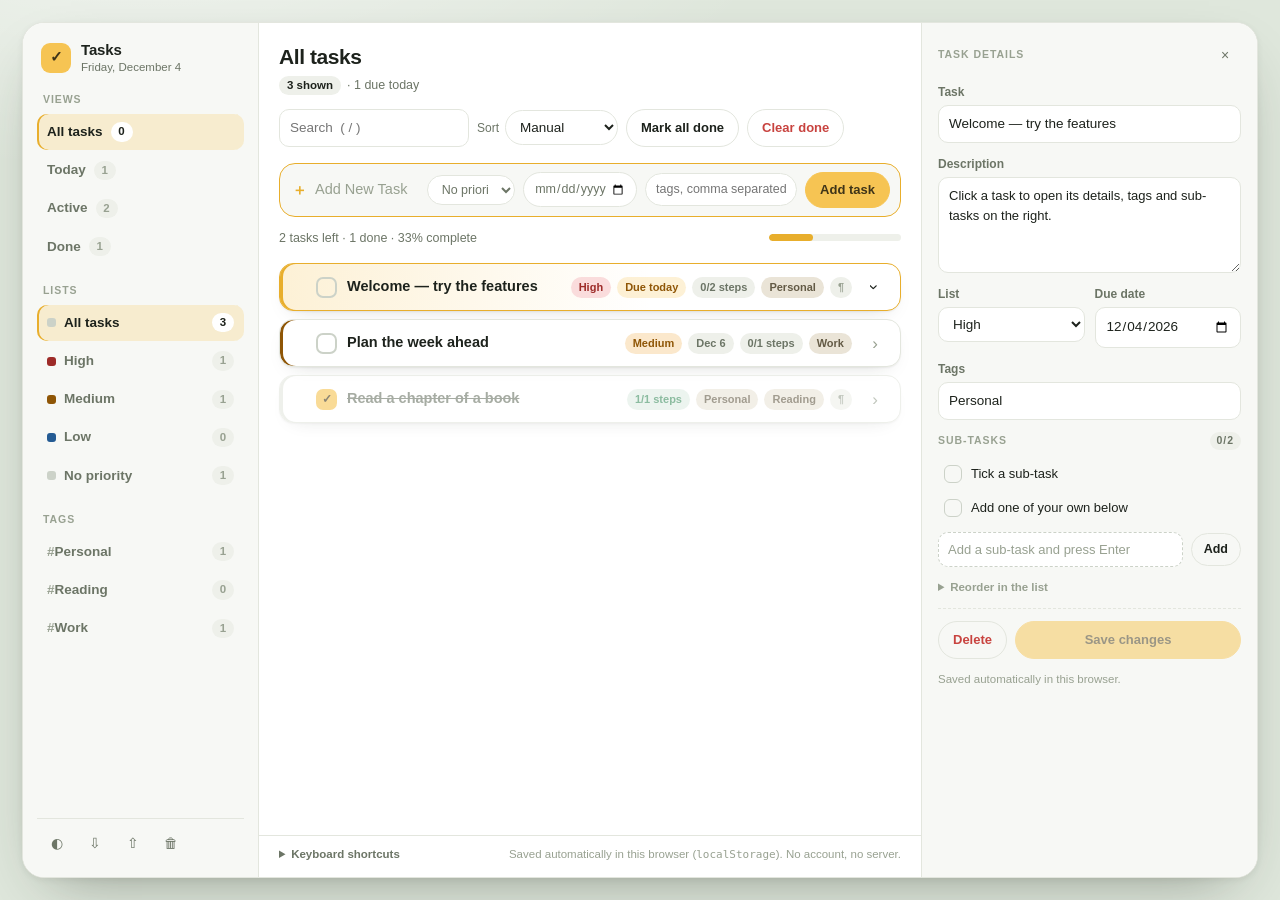
<file: index.html>
<!DOCTYPE html>
<html lang="en" data-theme="auto">
<head>
<meta charset="utf-8">
<meta name="viewport" content="width=device-width, initial-scale=1, viewport-fit=cover">
<title>Tasks — To-Do List</title>
<meta name="description" content="A fast, offline to-do list with sub-tasks, priorities, due dates, tags and keyboard shortcuts.">
<link rel="icon" href="data:image/svg+xml,%3Csvg xmlns='http://www.w3.org/2000/svg' viewBox='0 0 32 32'%3E%3Crect width='32' height='32' rx='8' fill='%23dfe7dc'/%3E%3Cpath d='M9 16.5l5 5 9-11' fill='none' stroke='%233f5340' stroke-width='3.2' stroke-linecap='round' stroke-linejoin='round'/%3E%3C/svg%3E">
<script>
  // Apply the saved theme before the stylesheet loads to avoid a flash of the wrong theme.
  try {
    var prefs = JSON.parse(localStorage.getItem('todo.prefs.v1') || '{}');
    if (prefs && prefs.theme) document.documentElement.setAttribute('data-theme', prefs.theme);
  } catch (err) { /* storage unavailable: keep "auto" */ }
</script>
<link rel="stylesheet" href="css/styles.css">
</head>
<body>
<div class="window" id="app-shell">

  <!-- ── Sidebar ───────────────────────────────────────────── -->
  <aside class="sidebar" aria-label="Lists and tags">
    <div class="brand">
      <span class="brand-mark" aria-hidden="true">✓</span>
      <span class="brand-text">
        <strong>Tasks</strong>
        <span class="today" id="today"></span>
      </span>
    </div>

    <nav class="side-block" aria-label="Views">
      <p class="side-title">Views</p>
      <div class="controls" id="views">
        <button class="tab is-active" type="button" data-filter="all">All tasks <span class="count" data-count="all"></span></button>
        <button class="tab" type="button" data-filter="today">Today <span class="count" data-count="today"></span></button>
        <button class="tab" type="button" data-filter="active">Active <span class="count" data-count="active"></span></button>
        <button class="tab" type="button" data-filter="completed">Done <span class="count" data-count="completed"></span></button>
      </div>
    </nav>

    <section class="side-block" aria-label="Priority lists">
      <p class="side-title">Lists</p>
      <div class="facet-list" id="pri-list"></div>
    </section>

    <section class="side-block" aria-label="Tags">
      <p class="side-title">Tags</p>
      <div class="facet-list" id="tag-list"></div>
    </section>

    <div class="side-foot">
      <button class="icon-btn" id="theme-btn" type="button" title="Switch theme (light / dark / auto)" aria-label="Switch theme">
        <span id="theme-icon" aria-hidden="true">◐</span>
      </button>
      <button class="icon-btn" id="export-btn" type="button" title="Download all tasks as JSON" aria-label="Export tasks">⇩</button>
      <button class="icon-btn" id="import-btn" type="button" title="Import tasks from a JSON file" aria-label="Import tasks">⇧</button>
      <button class="icon-btn danger" id="reset-btn" type="button" title="Delete every task" aria-label="Delete all tasks">🗑</button>
    </div>
  </aside>

  <!-- ── Board ─────────────────────────────────────────────── -->
  <main class="board">
    <header class="board-head">
      <div class="board-heading">
        <h1 id="board-title">All tasks</h1>
        <p class="board-sub"><span id="board-count">0</span> <span id="board-note">· nothing scheduled</span></p>
      </div>
      <div class="board-tools">
        <div class="search">
          <input type="search" id="search" placeholder="Search  ( / )" aria-label="Search tasks" aria-describedby="search-hint">
          <button class="search-clear" id="search-clear" type="button" hidden aria-label="Clear search">×</button>
          <span id="search-hint" hidden>Type to filter tasks, sub-tasks, notes and tags.</span>
        </div>
        <label class="field compact">
          <span>Sort</span>
          <select id="sort" aria-label="Sort order">
            <option value="manual" selected>Manual</option>
            <option value="dueDate">Due date</option>
            <option value="priority">Priority</option>
            <option value="title">Title A–Z</option>
            <option value="created">Newest first</option>
          </select>
        </label>
        <button class="btn ghost" id="toggle-all" type="button" title="Mark every task as done">Mark all done</button>
        <button class="btn ghost danger" id="clear-completed" type="button" title="Delete every finished task">Clear done</button>
      </div>
    </header>

    <!-- Add a new task -->
    <form class="add-row" id="add-form" autocomplete="off">
      <span class="add-plus" aria-hidden="true">＋</span>
      <input class="new-input" id="new-task" name="title" type="text" maxlength="200"
             placeholder="Add New Task" aria-label="New task title" required>
      <select id="new-priority" class="add-field" aria-label="Priority for the new task">
        <option value="none" selected>No priority</option>
        <option value="low">Low</option>
        <option value="medium">Medium</option>
        <option value="high">High</option>
      </select>
      <input type="date" id="new-due" class="add-field" aria-label="Due date for the new task">
      <input type="text" id="new-tags" class="add-field" maxlength="120"
             placeholder="tags, comma separated" aria-label="Tags for the new task">
      <button class="btn primary" type="submit">Add task</button>
    </form>

    <section class="summary" aria-label="Progress summary">
      <div class="summary-text" id="summary-text" aria-live="polite">&nbsp;</div>
      <div class="progress" role="progressbar" aria-label="Tasks completed" aria-valuemin="0" aria-valuemax="100" aria-valuenow="0" id="progress">
        <div class="progress-bar" id="progress-bar"></div>
      </div>
    </section>

    <div class="board-scroll">
      <ul class="task-list" id="task-list" aria-label="Task list"></ul>

      <div class="empty" id="empty" hidden>
        <div class="empty-art" aria-hidden="true">✓</div>
        <h2 id="empty-title">All clear</h2>
        <p id="empty-text">Add your first task above to get started.</p>
      </div>
    </div>

    <footer class="foot">
      <details>
        <summary>Keyboard shortcuts</summary>
        <ul class="keys">
          <li><kbd>N</kbd> new task</li>
          <li><kbd>/</kbd> search</li>
          <li><kbd>Enter</kbd> save the detail panel · <kbd>Esc</kbd> revert it</li>
          <li><kbd>Alt</kbd> + <kbd>↑</kbd> <kbd>↓</kbd> move the selected task</li>
          <li><kbd>?</kbd> toggle help</li>
        </ul>
      </details>
      <p class="store-note">Saved automatically in this browser (<code>localStorage</code>). No account, no server.</p>
    </footer>
  </main>

  <!-- ── Detail rail ───────────────────────────────────────── -->
  <aside class="detail" id="detail" aria-label="Task details" aria-live="polite"></aside>

</div>

<div class="toasts" id="toast-region" role="status" aria-live="polite"></div>
<input type="file" id="import-file" accept="application/json,.json" hidden>

<script src="js/store.js"></script>
<script src="js/ui.js"></script>
<script src="js/app.js"></script>
</body>
</html>
</file>
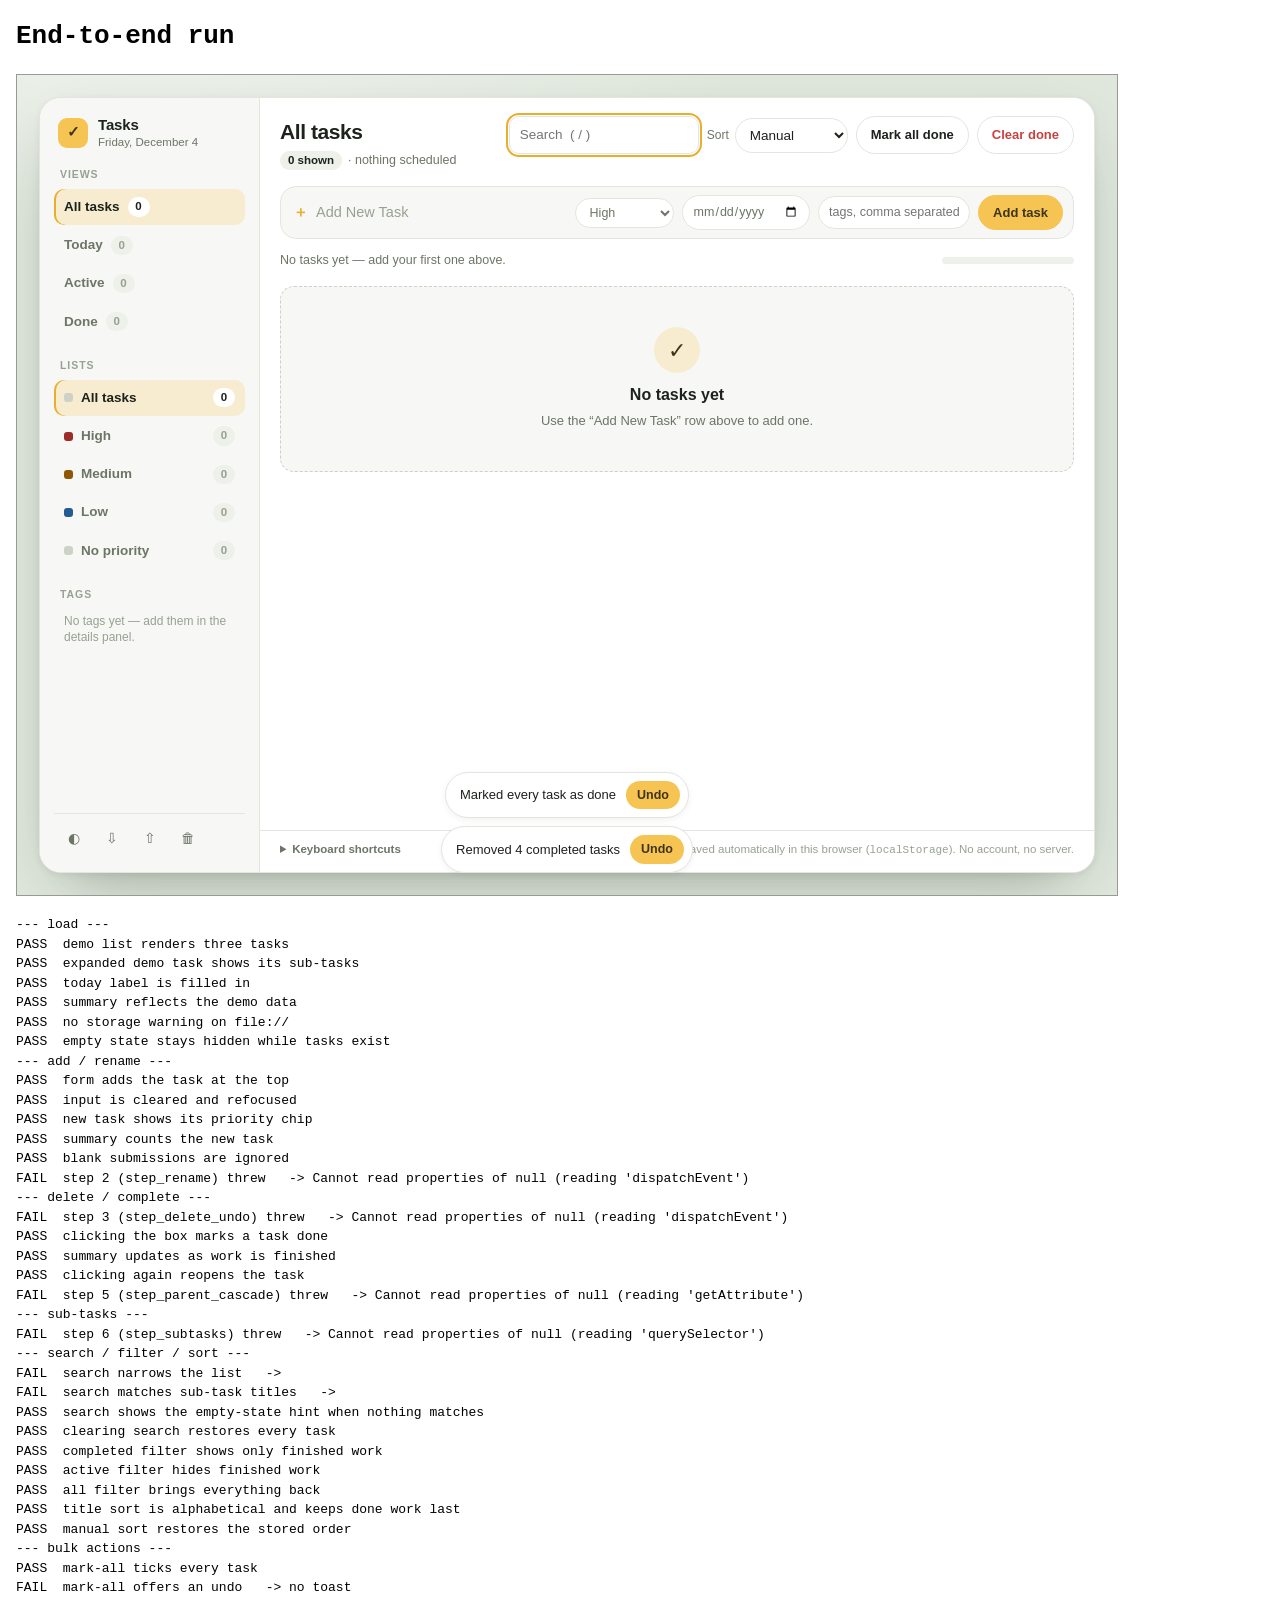
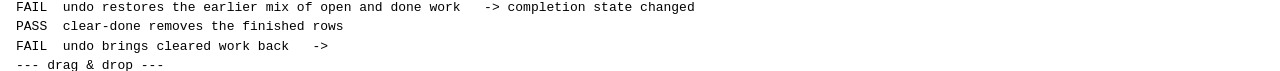
<file: tests/e2e.html>
<!DOCTYPE html>
<html lang="en">
<head>
<meta charset="utf-8">
<title>e2e</title>
<style>
  body { font: 13px/1.5 ui-monospace, Menlo, monospace; margin: 16px; }
  iframe { width: 1100px; height: 820px; border: 1px solid #999; }
  pre { white-space: pre-wrap; }
</style>
</head>
<body>
<h1>End-to-end run</h1>
<iframe id="app" src="../index.html"></iframe>
<pre id="log">running…</pre>
<script>
/* Drives the real app (../index.html) inside an iframe and reports PASS/FAIL
   lines into #log, so the result can be read with:
     chrome --headless --allow-file-access-from-files --dump-dom tests/e2e.html  */
(function () {
  'use strict';

  var out = document.getElementById('log');
  var results = [];
  var doc, win;

  function log(line) { out.textContent += line + '\n'; }

  function check(name, ok, extra) {
    results.push(!!ok);
    log((ok ? 'PASS  ' : 'FAIL  ') + name + (ok ? '' : '   -> ' + extra));
  }

  /* ---------------- iframe helpers ---------------- */

  function q(selector) { return doc.querySelector(selector); }
  function qa(selector) { return Array.prototype.slice.call(doc.querySelectorAll(selector)); }
  function rows() { return qa('#task-list > li.task'); }
  function titles() { return qa('#task-list .task-title').map(function (n) { return n.textContent; }); }
  function storedTitles() {
    try {
      var raw = JSON.parse(win.localStorage.getItem('todo.list.v1') || '[]');
      return raw.map(function (t) { return t.title; });
    } catch (err) { return ['<storage error: ' + err.message + '>']; }
  }
  function summaryText() { return q('#summary-text').textContent; }

  function click(node) {
    node.dispatchEvent(new win.MouseEvent('click', { bubbles: true, cancelable: true }));
  }

  function fire(node, type, init) {
    node.dispatchEvent(new win.Event(type, { bubbles: true, cancelable: true }));
  }

  function key(node, value, extra) {
    var init = { key: value, bubbles: true, cancelable: true };
    if (extra) Object.keys(extra).forEach(function (k) { init[k] = extra[k]; });
    node.dispatchEvent(new win.KeyboardEvent('keydown', init));
  }

  function dragEvent(type, node, clientY, dt) {
    var init = { bubbles: true, cancelable: true, clientX: 20, clientY: clientY, dataTransfer: dt };
    var event;
    try {
      event = new win.DragEvent(type, init);
    } catch (err) {
      event = new win.MouseEvent(type, init);
      try { Object.defineProperty(event, 'dataTransfer', { value: dt }); } catch (err2) { /* ignore */ }
    }
    node.dispatchEvent(event);
    return event;
  }

  function fakeDataTransfer() {
    return {
      effectAllowed: '', dropEffect: '',
      setData: function () {}, getData: function () { return ''; }
    };
  }

  function taskWith(list, title) {
    for (var i = 0; i < list.length; i++) {
      var node = list[i];
      if (title === undefined) return node;
      var label = node.querySelector('.task-title');
      if (label && label.textContent === title) return node;
    }
    return null;
  }

  /* ---------------- the scripted run ---------------- */

  var steps = [];

  steps.push(function step_boot() {
    log('--- load ---');
    check('demo list renders three tasks', rows().length === 3, rows().length + ' rows');
    check('expanded demo task shows its sub-tasks', qa('.subtask').length === 2, qa('.subtask').length + ' sub-task rows');
    check('today label is filled in', /\w/.test(q('#today').textContent), q('#today').textContent);
    check('summary reflects the demo data',
      /2 tasks left/.test(summaryText()) && /1 done/.test(summaryText()), summaryText());
    check('no storage warning on file://', qa('#toast-region .toast').length === 0, 'toast appeared');
    check('empty state stays hidden while tasks exist', q('#empty').hidden === true, 'empty state visible');
  });

  steps.push(function step_add() {
    log('--- add / rename ---');
    q('#new-task').value = 'Buy oat milk';
    q('#new-priority').value = 'high';
    fire(q('#add-form'), 'submit');
    check('form adds the task at the top', titles()[0] === 'Buy oat milk', titles().join(' | '));
    check('input is cleared and refocused', q('#new-task').value === '' && doc.activeElement === q('#new-task'),
      'value=' + q('#new-task').value);
    check('new task shows its priority chip', !!taskWith(rows(), 'Buy oat milk').querySelector('.pri-high'), 'no pri-high chip');
    check('summary counts the new task', /3 tasks left/.test(summaryText()), summaryText());

    q('#new-task').value = '    ';
    fire(q('#add-form'), 'submit');
    check('blank submissions are ignored', rows().length === 4, rows().length + ' rows');
    q('#new-task').value = '';
  });

  steps.push(function step_rename() {
    click(taskWith(rows(), 'Plan the week ahead').querySelector('[data-action="edit-task"]'));
    var input = q('[data-action="save-task-title"]');
    check('edit button turns the title into an input', !!input, 'no rename input appeared');
    if (!input) return;

    input.value = 'Plan the sprint';
    key(input, 'Enter');
    check('Enter saves the new title', !!taskWith(rows(), 'Plan the sprint'), titles().join(' | '));
    check('the rename input is gone afterwards', !q('[data-action="save-task-title"]'), 'input still in the DOM');

    click(taskWith(rows(), 'Plan the sprint').querySelector('[data-action="edit-task"]'));
    var second = q('[data-action="save-task-title"]');
    second.value = 'throw this away';
    key(second, 'Escape');
    check('Escape cancels the rename', !!taskWith(rows(), 'Plan the sprint'), titles().join(' | '));
  });

  steps.push(function step_delete_undo() {
    log('--- delete / complete ---');
    var before = titles();
    click(taskWith(rows(), 'Buy oat milk').querySelector('[data-action="delete-task"]'));
    check('delete removes the row', !taskWith(rows(), 'Buy oat milk'), titles().join(' | '));

    var undo = q('#toast-region .toast .btn');
    check('undo toast is offered', !!undo && undo.textContent === 'Undo', undo ? undo.textContent : 'no toast');
    if (undo) click(undo);
    check('undo puts the task back in place', titles().join(' | ') === before.join(' | '), titles().join(' | '));
  });

  steps.push(function step_complete() {
    click(taskWith(rows(), 'Buy oat milk').querySelector('[data-action="toggle-task"]'));
    check('clicking the box marks a task done',
      taskWith(rows(), 'Buy oat milk').classList.contains('is-done'), 'no is-done class');
    check('summary updates as work is finished', /2 tasks left/.test(summaryText()), summaryText());

    click(taskWith(rows(), 'Buy oat milk').querySelector('[data-action="toggle-task"]'));
    check('clicking again reopens the task',
      !taskWith(rows(), 'Buy oat milk').classList.contains('is-done'), 'still is-done');
  });

  steps.push(function step_parent_cascade() {
    var title = 'Welcome — try the features';
    var expander = taskWith(rows(), title).querySelector('[data-action="expand"]');
    if (expander.getAttribute('aria-expanded') === 'false') click(expander);
    check('expanding shows the sub-task editor', qa('.subtask').length > 0, 'no sub-task rows');

    click(taskWith(rows(), title).querySelector('[data-action="toggle-task"]'));
    var subs = qa('.subtask');
    check('ticking a parent ticks its sub-tasks',
      subs.length > 0 && subs.every(function (s) { return s.classList.contains('is-done'); }),
      subs.map(function (s) { return s.className; }).join(' / '));

    click(taskWith(rows(), title).querySelector('[data-action="toggle-task"]'));
    var reopened = qa('.subtask');
    check('unticking a parent clears its sub-tasks',
      reopened.every(function (s) { return !s.classList.contains('is-done'); }), 'a sub-task stayed done');
    check('the parent is open again', !taskWith(rows(), title).classList.contains('is-done'), 'parent still is-done');
  });

  steps.push(function step_subtasks() {
    log('--- sub-tasks ---');
    var title = 'Plan the sprint';
    var expander = taskWith(rows(), title).querySelector('[data-action="expand"]');
    if (expander.getAttribute('aria-expanded') === 'false') click(expander);

    var input = taskWith(rows(), title).querySelector('[data-action="add-sub"]');
    check('the sub-task input is available', !!input, 'no add-sub input');
    if (!input) return;

    input.value = 'Write the acceptance list';
    key(input, 'Enter');
    check('Enter adds the sub-task',
      qa('.subtask-title').some(function (n) { return n.textContent === 'Write the acceptance list'; }),
      qa('.subtask-title').map(function (n) { return n.textContent; }).join(' | '));
    check('the sub-task input is cleared for the next one',
      taskWith(rows(), title).querySelector('[data-action="add-sub"]').value === '', 'input kept its text');

    var subRow = taskWith(rows(), title).querySelector('.subtask');
    click(subRow.querySelector('[data-action="toggle-sub"]'));
    check('a ticked sub-task shows as done',
      taskWith(rows(), title).querySelector('.subtask').classList.contains('is-done'), 'sub-task not marked');
    check('a partly finished parent stays open',
      !taskWith(rows(), title).classList.contains('is-done'), 'parent was marked done too early');

    click(taskWith(rows(), title).querySelector('.subtask [data-action="toggle-sub"]'));
    check('unticking the sub-task clears it again',
      !taskWith(rows(), title).querySelector('.subtask').classList.contains('is-done'), 'sub-task still done');
  });

  steps.push(function step_search() {
    log('--- search / filter / sort ---');
    q('#search').value = 'sprint';
    fire(q('#search'), 'input');
    check('search narrows the list', rows().length === 1 && titles()[0] === 'Plan the sprint', titles().join(' | '));

    q('#search').value = 'acceptance';
    fire(q('#search'), 'input');
    check('search matches sub-task titles', rows().length === 1, titles().join(' | '));
    check('search shows the empty-state hint when nothing matches', q('#empty').hidden === false || rows().length === 1,
      'empty state visible with a match');

    click(q('#search-clear'));
    check('clearing search restores every task', rows().length === 4 && q('#search').value === '', rows().length + ' rows');

    click(q('.tab[data-filter="completed"]'));
    check('completed filter shows only finished work',
      rows().length > 0 && rows().every(function (r) { return r.classList.contains('is-done'); }),
      rows().map(function (r) { return r.className; }).join(' / '));

    click(q('.tab[data-filter="active"]'));
    check('active filter hides finished work',
      rows().length > 0 && rows().every(function (r) { return !r.classList.contains('is-done'); }),
      rows().map(function (r) { return r.className; }).join(' / '));

    click(q('.tab[data-filter="all"]'));
    check('all filter brings everything back', rows().length === 4, rows().length + ' rows');

    q('#sort').value = 'title';
    fire(q('#sort'), 'change');
    var domRows = rows();
    var titleOf = function (r) { return r.querySelector('.task-title').textContent; };
    var isDone = function (r) { return r.classList.contains('is-done'); };
    var openTitles = domRows.filter(function (r) { return !isDone(r); }).map(titleOf);
    var doneTitles = domRows.filter(isDone).map(titleOf);
    check('title sort is alphabetical and keeps done work last',
      openTitles.join('|') === openTitles.slice().sort(function (a, b) { return a.localeCompare(b); }).join('|') &&
      titles().join('|') === openTitles.concat(doneTitles).join('|'),
      titles().join(' | '));
    q('#sort').value = 'manual';
    fire(q('#sort'), 'change');
    check('manual sort restores the stored order', titles()[0] === 'Buy oat milk', titles().join(' | '));
  });

  steps.push(function step_bulk_actions() {
    log('--- bulk actions ---');
    var doneBefore = rows().filter(function (r) { return r.classList.contains('is-done'); }).length;

    click(q('#toggle-all'));
    check('mark-all ticks every task', rows().every(function (r) { return r.classList.contains('is-done'); }),
      rows().map(function (r) { return r.className; }).join(' / '));
    var undo = q('#toast-region .toast .btn');
    check('mark-all offers an undo', !!undo, 'no toast');
    if (undo) click(undo);
    check('undo restores the earlier mix of open and done work',
      rows().filter(function (r) { return r.classList.contains('is-done'); }).length === doneBefore,
      'completion state changed');

    var beforeClear = titles();
    var keptBack = rows().length;
    click(q('#clear-completed'));
    check('clear-done removes the finished rows', rows().length < keptBack, rows().length + ' of ' + keptBack + ' rows');
    var second = q('#toast-region .toast .btn');
    if (second) click(second);
    check('undo brings cleared work back', titles().join(' | ') === beforeClear.join(' | '), titles().join(' | '));
  });

  steps.push(function step_drag() {
    log('--- drag & drop ---');
    var before = titles();
    var list = q('#task-list');
    var first = rows()[0];
    var last = rows()[rows().length - 1];
    var source = last.querySelector('.grip');
    var box = first.getBoundingClientRect();
    var dt = fakeDataTransfer();

    dragEvent('dragstart', source, box.top, dt);
    check('drag start marks the row being dragged',
      last.classList.contains('is-dragging'), 'no is-dragging class');

    dragEvent('dragover', list, box.top + 1, dt);
    check('drag over shows a drop indicator',
      !!q('#task-list .drop-before, #task-list .drop-after'), 'no drop hint');

    dragEvent('drop', list, box.top + 1, dt);
    check('drag state is cleared after the drop', !q('#task-list .is-dragging'), 'row still marked as dragging');
    check('the dropped task moves to the top', titles()[0] === before[before.length - 1],
      'order is now ' + titles().join(' | '));
    check('no task is lost while dragging', titles().length === before.length, titles().join(' | '));
  });

  steps.push(function step_shortcuts() {
    log('--- keyboard ---');
    if (doc.activeElement && doc.activeElement.blur) doc.activeElement.blur();

    key(doc, 'n');
    check('pressing N focuses the new-task field', doc.activeElement && doc.activeElement.id === 'new-task',
      doc.activeElement ? (doc.activeElement.id || doc.activeElement.tagName) : 'nothing focused');

    if (doc.activeElement && doc.activeElement.blur) doc.activeElement.blur();
    key(doc, '/');
    check('pressing / focuses search', doc.activeElement && doc.activeElement.id === 'search',
      doc.activeElement ? (doc.activeElement.id || doc.activeElement.tagName) : 'nothing focused');

    key(doc, 'Escape');
    check('Escape leaves the search box', doc.activeElement !== q('#search'), 'search still focused');

    var firstTitle = titles()[0];
    var grip = rows()[0].querySelector('.grip');
    grip.focus();
    key(grip, 'ArrowDown', { altKey: true });
    check('Alt+ArrowDown moves the focused task down', titles()[0] !== firstTitle,
      'order unchanged: ' + titles().join(' | '));

    var details = q('.foot details');
    var wasOpen = details.open;
    key(doc, '?');
    check('pressing ? toggles the shortcut help', details.open !== wasOpen, 'help did not toggle');
    key(doc, '?');
  });

  steps.push(function step_theme_storage() {
    log('--- theme & storage ---');
    var start = doc.documentElement.getAttribute('data-theme');
    click(q('#theme-btn'));
    var afterOne = doc.documentElement.getAttribute('data-theme');
    check('the theme button switches theme', afterOne !== start, start + ' -> ' + afterOne);
    click(q('#theme-btn'));
    click(q('#theme-btn'));
    check('the theme cycles back to the original',
      doc.documentElement.getAttribute('data-theme') === start, doc.documentElement.getAttribute('data-theme'));

    check('tasks are written to localStorage', storedTitles().join(' | ') === titles().join(' | '),
      'stored: ' + storedTitles().join(' | ') + '  rendered: ' + titles().join(' | '));
    check('preferences are written to localStorage', !!win.localStorage.getItem('todo.prefs.v1'), 'no prefs key');
    check('the list kept four tasks through the whole run', storedTitles().length === 4, storedTitles().length + ' tasks');

    click(q('.tab[data-filter="completed"]'));
    var doneOnly = rows().length;
    click(q('.tab[data-filter="all"]'));
    check('switching filters never loses tasks', rows().length === 4 && doneOnly >= 0, rows().length + ' rows');
    check('the empty state stays hidden', q('#empty').hidden === true, 'empty state shown');
  });

  /* ---------------- runner ---------------- */

  var finished = false;

  function finish() {
    var failures = results.filter(function (ok) { return !ok; }).length;
    var line = 'E2E: ' + (results.length - failures) + ' passed, ' + failures + ' failed';
    log('\n' + line);
    document.title = line;
    var marker = document.createElement('div');
    marker.id = 'e2e-summary';
    marker.textContent = line;
    document.body.appendChild(marker);
  }

  function runStep(index) {
    if (finished) return;
    if (index >= steps.length) {
      finished = true;
      finish();
      return;
    }
    try {
      steps[index]();
    } catch (err) {
      check('step ' + index + ' (' + (steps[index].name || 'anonymous') + ') threw', false, err && err.message);
    }
    win.setTimeout(function () { runStep(index + 1); }, 120);
  }

  var frame = document.getElementById('app');
  var started = false;

  frame.addEventListener('load', function () {
    if (started) return;
    started = true;
    doc = frame.contentDocument;
    win = frame.contentWindow;
    out.textContent = '';
    if (!doc || !doc.querySelector('#task-list')) {
      check('app frame loaded', false, 'no #task-list inside the frame');
      finished = true;
      finish();
      return;
    }
    win.localStorage.clear();
    runStep(0);
  });

  setTimeout(function () {
    if (!finished) {
      finished = true;
      check('the run finished before the watchdog fired', false, 'still running after 25s');
      finish();
    }
  }, 25000);

})();
</script>
</body>
</html>
</file>
<file: css/styles.css>
/* ============================================================
   Tasks — styles
   Theme tokens live on :root; [data-theme] on <html> switches them.
   Layout: an app-window card with three columns —
   sidebar (views / lists / tags) · board · detail rail.
   ============================================================ */

:root {
  --app-bg: #dfe7dc;
  --bg-glow: rgba(255, 255, 255, 0.55);
  --panel: #ffffff;
  --panel-2: #f7f8f5;
  --panel-3: #eef0ea;
  --border: #e3e6de;
  --border-strong: #ccd2c8;
  --text: #1d221c;
  --text-dim: #6c7566;
  --text-faint: #98a191;
  --accent: #f6c453;
  --accent-ink: #3f3418;
  --accent-bold: #e8ae2c;
  --accent-soft: rgba(246, 196, 83, 0.24);
  --danger: #c8433f;
  --danger-soft: rgba(200, 67, 63, 0.12);
  --ok: #3f8f61;
  --warn: #a86b13;
  --pri-high-bg: #fadcdc;
  --pri-high-ink: #9d2b28;
  --pri-medium-bg: #fbe8cc;
  --pri-medium-ink: #8f5606;
  --pri-low-bg: #dbe8f6;
  --pri-low-ink: #245b93;
  --tag-bg: #eae4d7;
  --tag-ink: #635a45;
  --shadow: 0 1px 2px rgba(28, 38, 24, 0.06), 0 8px 22px -14px rgba(28, 38, 24, 0.28);
  --shadow-card: 0 24px 60px -28px rgba(28, 38, 24, 0.45), 0 2px 6px rgba(28, 38, 24, 0.06);
  --radius: 14px;
  --radius-sm: 10px;
  color-scheme: light;
}

@media (prefers-color-scheme: dark) {
  :root[data-theme="auto"] {
    --app-bg: #0d100e;
    --bg-glow: rgba(96, 140, 110, 0.14);
    --panel: #191d1a;
    --panel-2: #20241f;
    --panel-3: #272c26;
    --border: #2c312a;
    --border-strong: #3c4338;
    --text: #e9ece6;
    --text-dim: #a0a89b;
    --text-faint: #828b7c;
    --accent: #ecc168;
    --accent-ink: #221c0c;
    --accent-bold: #d9a83c;
    --accent-soft: rgba(236, 193, 104, 0.22);
    --danger: #ff8078;
    --danger-soft: rgba(255, 128, 120, 0.16);
    --ok: #6fc48f;
    --warn: #e0ab5c;
    --pri-high-bg: #432523; --pri-high-ink: #ff9d97;
    --pri-medium-bg: #40351f; --pri-medium-ink: #f0c273;
    --pri-low-bg: #22323f; --pri-low-ink: #9ec6f2;
    --tag-bg: #2f2c25; --tag-ink: #cec5b1;
    --shadow: 0 1px 2px rgba(0, 0, 0, 0.5), 0 10px 26px -16px rgba(0, 0, 0, 0.7);
    --shadow-card: 0 26px 60px -30px rgba(0, 0, 0, 0.8), 0 2px 8px rgba(0, 0, 0, 0.4);
    color-scheme: dark;
  }
}

:root[data-theme="dark"] {
  --app-bg: #0d100e;
  --bg-glow: rgba(96, 140, 110, 0.14);
  --panel: #191d1a;
  --panel-2: #20241f;
  --panel-3: #272c26;
  --border: #2c312a;
  --border-strong: #3c4338;
  --text: #e9ece6;
  --text-dim: #a0a89b;
  --text-faint: #737b6e;
  --accent: #ecc168;
  --accent-ink: #221c0c;
  --accent-bold: #d9a83c;
  --accent-soft: rgba(236, 193, 104, 0.22);
  --danger: #ff8078;
  --danger-soft: rgba(255, 128, 120, 0.16);
  --ok: #6fc48f;
  --warn: #e0ab5c;
  --pri-high-bg: #432523; --pri-high-ink: #ff9d97;
  --pri-medium-bg: #40351f; --pri-medium-ink: #f0c273;
  --pri-low-bg: #22323f; --pri-low-ink: #9ec6f2;
  --tag-bg: #2f2c25; --tag-ink: #cec5b1;
  --shadow: 0 1px 2px rgba(0, 0, 0, 0.5), 0 10px 26px -16px rgba(0, 0, 0, 0.7);
  --shadow-card: 0 26px 60px -30px rgba(0, 0, 0, 0.8), 0 2px 8px rgba(0, 0, 0, 0.4);
  color-scheme: dark;
}

* { box-sizing: border-box; }

html, body { height: 100%; }

body {
  margin: 0;
  padding: 22px;
  background:
    radial-gradient(900px 360px at 12% -80px, var(--bg-glow), transparent 70%),
    var(--app-bg);
  color: var(--text);
  font: 15px/1.5 -apple-system, BlinkMacSystemFont, "Segoe UI", Roboto, "Helvetica Neue", Arial, sans-serif;
  -webkit-font-smoothing: antialiased;
  display: flex;
  justify-content: center;
}

h1, h2, h3, p { margin: 0; }
button, input, select, textarea { font: inherit; color: inherit; }

input:focus-visible,
select:focus-visible,
textarea:focus-visible,
button:focus-visible {
  outline: 2px solid var(--accent-bold);
  outline-offset: 1px;
}

/* ---------------- app window ---------------- */

.window {
  width: min(1380px, 100%);
  height: calc(100vh - 44px);
  display: grid;
  grid-template-columns: 236px minmax(0, 1fr) 336px;
  background: var(--panel);
  border: 1px solid var(--border);
  border-radius: 22px;
  box-shadow: var(--shadow-card);
  overflow: hidden;
}

/* ---------------- sidebar ---------------- */

.sidebar {
  display: flex;
  flex-direction: column;
  gap: 18px;
  padding: 18px 14px;
  background: var(--panel-2);
  border-right: 1px solid var(--border);
  overflow-y: auto;
}

.brand { display: flex; align-items: center; gap: 10px; padding: 0 4px; }

.brand-mark {
  flex: 0 0 30px;
  width: 30px;
  height: 30px;
  display: grid;
  place-items: center;
  border-radius: 9px;
  background: var(--accent);
  color: var(--accent-ink);
  font-size: 15px;
  font-weight: 700;
}

.brand-text { display: flex; flex-direction: column; min-width: 0; line-height: 1.25; white-space: nowrap; }
.brand-text strong { font-size: 15px; font-weight: 700; letter-spacing: -0.01em; }
.today { color: var(--text-dim); font-size: 11.5px; }

.side-block { display: flex; flex-direction: column; gap: 6px; }

.side-title {
  font-size: 10.5px;
  font-weight: 700;
  text-transform: uppercase;
  letter-spacing: .09em;
  color: var(--text-faint);
  padding: 0 6px;
}

.side-foot {
  margin-top: auto;
  display: flex;
  gap: 6px;
  padding: 8px 4px 0;
  border-top: 1px solid var(--border);
}

.icon-btn {
  width: 32px;
  height: 32px;
  display: grid;
  place-items: center;
  border: 1px solid transparent;
  border-radius: var(--radius-sm);
  background: transparent;
  color: var(--text-dim);
  cursor: pointer;
  font-size: 14px;
  transition: background .15s ease, color .15s ease, border-color .15s ease;
}

.icon-btn:hover { background: var(--panel-3); color: var(--text); }
.icon-btn.danger:hover { color: var(--danger); }

/* ---------------- shared bits ---------------- */

.btn {
  border: 1px solid var(--border-strong);
  background: var(--panel);
  color: var(--text);
  border-radius: 999px;
  padding: 8px 14px;
  cursor: pointer;
  font-weight: 600;
  font-size: 13px;
  display: inline-flex;
  align-items: center;
  justify-content: center;
  gap: 6px;
  white-space: nowrap;
  transition: background .15s ease, border-color .15s ease, opacity .15s ease, box-shadow .15s ease;
}

.btn:hover { background: var(--panel-3); }
.btn.ghost { background: transparent; border-color: var(--border); }
.btn.ghost:hover { background: var(--panel-3); }
.btn.primary {
  background: var(--accent);
  border-color: var(--accent);
  color: var(--accent-ink);
  font-weight: 700;
}
.btn.primary:hover { background: var(--accent-bold); border-color: var(--accent-bold); }
.btn.primary.is-armed { box-shadow: 0 0 0 3px var(--accent-soft); }
.btn.danger { color: var(--danger); border-color: var(--border); }
.btn.danger:hover { background: var(--danger-soft); border-color: var(--danger); }
.btn:disabled { opacity: .5; cursor: not-allowed; box-shadow: none; }

.field {
  display: flex;
  flex-direction: column;
  gap: 4px;
  font-size: 12px;
  font-weight: 600;
  color: var(--text-dim);
  min-width: 0;
}

.field > span { white-space: nowrap; }

.field.compact { flex-direction: row; align-items: center; gap: 6px; font-weight: 500; }
.field.compact select { border-radius: 999px; }

.field select,
.field input[type="date"],
#search,
.text-input {
  background: var(--panel);
  border: 1px solid var(--border);
  border-radius: var(--radius-sm);
  padding: 8px 10px;
  font-size: 13.5px;
  font-weight: 400;
  min-width: 0;
  color: var(--text);
}

.text-input { width: 100%; }
textarea.text-input { resize: vertical; min-height: 78px; font-size: 13px; line-height: 1.5; }
.text-input::placeholder { color: var(--text-faint); }

/* ---------------- sidebar: views, lists, tags ---------------- */

.controls, .facet-list { display: flex; flex-direction: column; gap: 2px; }

.tab, .facet {
  display: flex;
  align-items: center;
  gap: 8px;
  width: 100%;
  border: 0;
  background: transparent;
  color: var(--text-dim);
  border-radius: var(--radius-sm);
  padding: 8px 10px;
  font-size: 13.5px;
  font-weight: 550;
  text-align: left;
  cursor: pointer;
  transition: background .15s ease, color .15s ease;
}

.tab:hover, .facet:hover { background: var(--panel-3); color: var(--text); }
.tab.is-active, .facet.is-active {
  background: var(--accent-soft);
  color: var(--text);
  font-weight: 700;
  box-shadow: inset 2px 0 0 0 var(--accent-bold);
}

.facet-label { flex: 1 1 auto; min-width: 0; overflow: hidden; text-overflow: ellipsis; white-space: nowrap; }

.tab .count, .facet .count {
  flex: 0 0 auto;
  font-size: 11.5px;
  font-weight: 700;
  font-variant-numeric: tabular-nums;
  color: var(--text-faint);
  background: var(--panel-3);
  border-radius: 999px;
  padding: 1px 7px;
  min-width: 22px;
  text-align: center;
}

.facet.is-active .count, .tab.is-active .count { background: var(--panel); color: var(--text); }

.facet[data-priority] .facet-label { display: flex; align-items: center; gap: 8px; }
.facet[data-priority] .facet-label::before {
  content: "";
  width: 9px;
  height: 9px;
  border-radius: 3px;
  background: var(--border-strong);
  flex: 0 0 auto;
}
.facet[data-priority="high"] .facet-label::before { background: var(--pri-high-ink); }
.facet[data-priority="medium"] .facet-label::before { background: var(--pri-medium-ink); }
.facet[data-priority="low"] .facet-label::before { background: var(--pri-low-ink); }

.facet[data-tag] .facet-label::before { content: "#"; color: var(--text-faint); font-weight: 700; }
.clear-facet { color: var(--text-faint); font-size: 12.5px; font-weight: 500; }
.clear-facet:hover { color: var(--danger); }
.facet-empty { font-size: 12px; color: var(--text-faint); padding: 4px 10px; line-height: 1.4; }

/* ---------------- board ---------------- */

.board {
  display: flex;
  flex-direction: column;
  min-width: 0;
  background: var(--panel);
}

.board-head {
  display: flex;
  align-items: flex-start;
  justify-content: space-between;
  gap: 14px;
  flex-wrap: wrap;
  padding: 18px 20px 12px;
}

.board-heading { display: flex; flex-direction: column; gap: 3px; min-width: 0; }
.board-heading h1 { font-size: 21px; font-weight: 750; letter-spacing: -0.02em; }

.board-sub {
  display: flex;
  align-items: center;
  gap: 6px;
  font-size: 12.5px;
  color: var(--text-dim);
}

#board-count {
  font-weight: 700;
  color: var(--text);
  background: var(--panel-3);
  border-radius: 999px;
  padding: 1px 8px;
  font-size: 11.5px;
}

.board-tools { display: flex; align-items: center; gap: 8px; flex-wrap: wrap; justify-content: flex-end; }

.search { position: relative; display: flex; align-items: center; }
.search input[type="search"] { width: 190px; border-radius: 999px; }
.search input[type="search"]::-webkit-search-cancel-button { display: none; }

.search-clear {
  position: absolute;
  right: 6px;
  width: 22px;
  height: 22px;
  border: 0;
  border-radius: 50%;
  background: var(--panel-3);
  color: var(--text-dim);
  cursor: pointer;
  font-size: 13px;
  line-height: 1;
  display: grid;
  place-items: center;
}
.search-clear:hover { background: var(--border); color: var(--text); }
.search-clear[hidden] { display: none; }

/* The hint doubles as "no matches" feedback: it floats under the input
   so the toolbar never reflows while you type. */
.search-hint, #search-hint {
  position: absolute;
  top: calc(100% + 6px);
  right: 0;
  z-index: 20;
  max-width: 280px;
  padding: 5px 9px;
  border: 1px solid var(--border);
  border-radius: var(--radius-sm);
  background: var(--panel);
  box-shadow: var(--shadow);
  font-size: 12px;
  color: var(--text-dim);
}
.search-hint[hidden], #search-hint[hidden] { display: none; }

/* add a new task */

.add-row {
  display: flex;
  align-items: center;
  gap: 8px;
  flex-wrap: nowrap;
  margin: 4px 20px 0;
  padding: 8px 10px 8px 12px;
  background: var(--panel-2);
  border: 1px solid var(--border);
  border-radius: 16px;
  transition: border-color .15s ease;
}

.add-row:focus-within { border-color: var(--accent-bold); }

.add-plus { flex: 0 0 auto; color: var(--accent-bold); font-size: 15px; font-weight: 700; }

.new-input {
  flex: 1 1 120px;
  min-width: 0;
  border: 0;
  background: transparent;
  padding: 6px 0;
  font-size: 14.5px;
}

.new-input:focus { outline: none; }
.new-input::placeholder { color: var(--text-faint); }

.add-field {
  flex: 0 1 auto;
  width: auto;
  min-width: 0;
  max-width: 140px;
  border: 1px solid var(--border);
  background: var(--panel);
  border-radius: 999px;
  padding: 6px 10px;
  font-size: 12.5px;
  color: var(--text-dim);
}

#new-priority { max-width: 118px; }
#new-due { max-width: 150px; }
#new-tags { max-width: 152px; }
.add-row .btn { flex: 0 0 auto; padding: 7px 14px; }

/* summary + progress */

.summary {
  display: flex;
  align-items: center;
  gap: 12px;
  padding: 12px 20px 6px;
}

.summary-text { font-size: 12.5px; color: var(--text-dim); flex: 1 1 auto; }

.progress {
  flex: 0 0 132px;
  height: 7px;
  background: var(--panel-3);
  border-radius: 999px;
  overflow: hidden;
}

.progress-bar {
  height: 100%;
  width: 0;
  background: var(--accent-bold);
  border-radius: 999px;
  transition: width .25s ease;
}

/* ---------------- task rows ---------------- */

.board-scroll {
  flex: 1 1 auto;
  min-height: 0;
  overflow-y: auto;
  padding: 10px 20px 18px;
}

.task-list {
  list-style: none;
  margin: 0;
  padding: 0;
  display: flex;
  flex-direction: column;
  gap: 8px;
}

.task {
  display: flex;
  align-items: center;
  gap: 10px;
  flex-wrap: wrap;
  background: var(--panel);
  border: 1px solid var(--border);
  border-radius: var(--radius);
  padding: 10px 12px;
  box-shadow: var(--shadow);
  transition: border-color .15s ease, background .15s ease, opacity .15s ease;
}

.task:hover { border-color: var(--border-strong); }

/* Priority reads as a coloured spine down the left edge. */
.task.pri-high { box-shadow: inset 3px 0 0 0 var(--pri-high-ink), var(--shadow); }
.task.pri-medium { box-shadow: inset 3px 0 0 0 var(--pri-medium-ink), var(--shadow); }
.task.pri-low { box-shadow: inset 3px 0 0 0 var(--pri-low-ink), var(--shadow); }
.task.pri-none { box-shadow: inset 3px 0 0 0 var(--border), var(--shadow); }

.task.is-selected {
  border-color: var(--accent-bold);
  background: linear-gradient(90deg, var(--accent-soft), transparent 60%), var(--panel);
  box-shadow: inset 3px 0 0 0 var(--accent-bold), var(--shadow);
}
.task.is-done { opacity: .6; }
.task.is-done .task-title { text-decoration: line-through; color: var(--text-dim); }
.task.is-dragging { opacity: .4; }
.task.drop-before { box-shadow: inset 0 3px 0 0 var(--accent-bold); }
.task.drop-after { box-shadow: inset 0 -3px 0 0 var(--accent-bold); }

.grip {
  flex: 0 0 auto;
  border: 0;
  background: transparent;
  color: var(--text-faint);
  cursor: grab;
  padding: 3px 2px;
  font-size: 14px;
  line-height: 1;
  border-radius: 6px;
  opacity: 0;
  transition: opacity .15s ease;
}
.task:hover .grip, .grip:focus-visible { opacity: 1; }
.grip:active { cursor: grabbing; }

/* rounded check button */
.check {
  flex: 0 0 21px;
  width: 21px;
  height: 21px;
  border-radius: 7px;
  border: 2px solid var(--border-strong);
  background: transparent;
  cursor: pointer;
  display: grid;
  place-items: center;
  color: transparent;
  font-size: 12px;
  font-weight: 700;
  line-height: 1;
  padding: 0;
  transition: border-color .15s ease, background .15s ease, color .15s ease;
}
.check:hover { border-color: var(--accent-bold); }
.check[aria-checked="true"] { background: var(--accent); border-color: var(--accent); color: var(--accent-ink); }
.check.mixed { border-color: var(--accent-bold); background: var(--accent-soft); color: var(--accent-ink); }

.task-title {
  flex: 1 1 160px;
  min-width: 0;
  border: 0;
  background: transparent;
  padding: 2px 4px;
  margin: 0 -4px;
  border-radius: 8px;
  font-size: 14.5px;
  font-weight: 550;
  text-align: left;
  overflow-wrap: anywhere;
  cursor: pointer;
  transition: background .15s ease;
}
.task-title:hover { background: var(--panel-2); }

.task-meta {
  flex: 0 0 auto;
  display: flex;
  align-items: center;
  justify-content: flex-end;
  flex-wrap: wrap;
  gap: 6px;
  margin-left: auto;
}
.task-meta:empty { display: none; }

.chip {
  display: inline-flex;
  align-items: center;
  gap: 4px;
  font-size: 11px;
  font-weight: 650;
  padding: 2px 8px;
  border-radius: 999px;
  background: var(--panel-3);
  color: var(--text-dim);
  white-space: nowrap;
}
.chip.pri-high { background: var(--pri-high-bg); color: var(--pri-high-ink); }
.chip.pri-medium { background: var(--pri-medium-bg); color: var(--pri-medium-ink); }
.chip.pri-low { background: var(--pri-low-bg); color: var(--pri-low-ink); }
.chip.due-today { background: var(--accent-soft); color: var(--pri-medium-ink); }
.chip.due-soon { background: var(--panel-3); color: var(--text-dim); }
.chip.due-over { background: var(--danger-soft); color: var(--danger); }
.chip.subs { font-variant-numeric: tabular-nums; }
.chip.subs.full { background: rgba(63, 143, 97, .16); color: var(--ok); }
.chip.tag { background: var(--tag-bg); color: var(--tag-ink); }
.chip.note { color: var(--text-faint); }

.chevron {
  flex: 0 0 auto;
  width: 26px;
  height: 26px;
  border: 0;
  border-radius: 50%;
  background: transparent;
  color: var(--text-faint);
  cursor: pointer;
  font-size: 17px;
  line-height: 1;
  display: grid;
  place-items: center;
  transition: transform .18s ease, background .15s ease, color .15s ease;
}
.chevron:hover { background: var(--panel-3); color: var(--text); }
.task.is-selected .chevron { transform: rotate(90deg); color: var(--text); }

/* ---------------- empty state + footer ---------------- */

.empty {
  text-align: center;
  padding: 40px 16px;
  color: var(--text-dim);
  border: 1px dashed var(--border-strong);
  border-radius: var(--radius);
  background: var(--panel-2);
}
.empty-art {
  width: 46px;
  height: 46px;
  margin: 0 auto 10px;
  border-radius: 50%;
  display: grid;
  place-items: center;
  background: var(--accent-soft);
  color: var(--accent-ink);
  font-size: 22px;
}
.empty h2 { font-size: 16px; font-weight: 700; color: var(--text); }
.empty p { font-size: 13px; margin-top: 4px; }

.foot {
  display: flex;
  justify-content: space-between;
  align-items: flex-end;
  gap: 12px;
  flex-wrap: wrap;
  color: var(--text-faint);
  font-size: 11.5px;
  padding: 10px 20px 14px;
  border-top: 1px solid var(--border);
}

.foot summary { cursor: pointer; font-weight: 650; color: var(--text-dim); }
.keys {
  list-style: none;
  margin: 6px 0 0;
  padding: 0;
  display: flex;
  flex-wrap: wrap;
  gap: 4px 12px;
}
.keys li { white-space: nowrap; }
kbd {
  font: 11px/1.6 ui-monospace, SFMono-Regular, Menlo, monospace;
  background: var(--panel-3);
  border: 1px solid var(--border);
  border-bottom-width: 2px;
  border-radius: 5px;
  padding: 1px 5px;
  color: var(--text);
}
.store-note code { font-size: 11px; }

/* ---------------- detail rail ---------------- */

.detail {
  display: flex;
  flex-direction: column;
  min-width: 0;
  background: var(--panel-2);
  border-left: 1px solid var(--border);
  overflow-y: auto;
  padding: 16px 16px 20px;
}

.detail-card { display: flex; flex-direction: column; gap: 12px; }

.detail-head {
  display: flex;
  align-items: center;
  justify-content: space-between;
  gap: 8px;
}

.detail-kicker {
  font-size: 10.5px;
  font-weight: 700;
  text-transform: uppercase;
  letter-spacing: .09em;
  color: var(--text-faint);
}

.detail-card .text-input { background: var(--panel); }

.field-row {
  display: grid;
  grid-template-columns: 1fr 1fr;
  gap: 10px;
}

.detail-subs { display: flex; flex-direction: column; gap: 8px; }

.detail-sub-head {
  display: flex;
  align-items: center;
  justify-content: space-between;
  gap: 8px;
  font-size: 10.5px;
  font-weight: 700;
  text-transform: uppercase;
  letter-spacing: .09em;
  color: var(--text-faint);
}

.detail-sub-head .count {
  font-variant-numeric: tabular-nums;
  background: var(--panel-3);
  border-radius: 999px;
  padding: 1px 7px;
  color: var(--text-dim);
}

.sub-list { list-style: none; margin: 0; padding: 0; display: flex; flex-direction: column; gap: 2px; }

.subtask {
  display: flex;
  align-items: center;
  gap: 9px;
  padding: 4px 6px;
  border-radius: var(--radius-sm);
  transition: background .15s ease;
}
.subtask:hover { background: var(--panel); }
.subtask.is-done .subtask-title { text-decoration: line-through; color: var(--text-faint); }
.subtask .check { flex-basis: 18px; width: 18px; height: 18px; border-radius: 6px; font-size: 10px; border-width: 1.75px; }
.subtask-title { flex: 1 1 auto; min-width: 0; font-size: 13px; overflow-wrap: anywhere; }
.subtask .act { width: 24px; height: 24px; font-size: 12px; opacity: 0; }
.subtask:hover .act, .subtask .act:focus-visible { opacity: 1; }

.act {
  border: 0;
  background: transparent;
  color: var(--text-faint);
  border-radius: 6px;
  cursor: pointer;
  display: grid;
  place-items: center;
  transition: background .15s ease, color .15s ease;
}
.act:hover { background: var(--panel-3); color: var(--text); }
.act.danger:hover { background: var(--danger-soft); color: var(--danger); }

.sub-add { display: flex; gap: 8px; align-items: center; }
.sub-add input {
  flex: 1 1 auto;
  min-width: 0;
  border: 1px dashed var(--border-strong);
  background: transparent;
  border-radius: var(--radius-sm);
  padding: 7px 9px;
  font-size: 13px;
}
.sub-add input:focus { border-style: solid; background: var(--panel); }
.sub-add .btn { padding: 6px 12px; font-size: 12.5px; }

.detail-order summary {
  cursor: pointer;
  font-size: 11.5px;
  font-weight: 650;
  color: var(--text-faint);
}
.order-buttons { display: flex; flex-wrap: wrap; gap: 6px; margin-top: 8px; }
.order-buttons .btn { padding: 5px 10px; font-size: 12px; }

.detail-actions {
  display: flex;
  align-items: center;
  gap: 8px;
  padding-top: 4px;
  border-top: 1px dashed var(--border);
}
.detail-actions .btn.primary { flex: 1 1 auto; }
.detail-actions .btn { margin-top: 8px; }

.detail-flag { font-size: 11.5px; color: var(--text-faint); }

.detail-empty {
  margin: auto;
  text-align: center;
  color: var(--text-dim);
  padding: 20px 8px;
}
.detail-empty h2 { font-size: 15px; font-weight: 700; color: var(--text); margin-bottom: 6px; }
.detail-empty p { font-size: 12.5px; line-height: 1.5; }

/* ---------------- toasts ---------------- */

.toasts {
  position: fixed;
  left: 50%;
  bottom: 22px;
  transform: translateX(-50%);
  display: flex;
  flex-direction: column;
  gap: 8px;
  align-items: center;
  z-index: 60;
  width: min(92vw, 460px);
  pointer-events: none;
}

.toast {
  pointer-events: auto;
  display: flex;
  align-items: center;
  gap: 10px;
  max-width: 100%;
  background: var(--panel);
  border: 1px solid var(--border);
  border-radius: 999px;
  box-shadow: var(--shadow-card);
  padding: 8px 8px 8px 14px;
  font-size: 13px;
  animation: toast-in .18s ease-out;
}

.toast-text { flex: 1 1 auto; min-width: 0; overflow-wrap: anywhere; }
.toast-undo {
  flex: 0 0 auto;
  border: 0;
  border-radius: 999px;
  background: var(--accent);
  color: var(--accent-ink);
  font-size: 12.5px;
  font-weight: 700;
  padding: 5px 11px;
  cursor: pointer;
}
.toast-undo:hover { background: var(--accent-bold); }
.toast.is-leaving { animation: toast-out .2s ease-in forwards; }

@keyframes toast-in { from { opacity: 0; transform: translateY(8px); } to { opacity: 1; transform: none; } }
@keyframes toast-out { to { opacity: 0; transform: translateY(8px); } }

/* ---------------- responsive ---------------- */

/* Medium: the rail floats in from the right instead of holding a column. */
@media (max-width: 1180px) {
  .window { grid-template-columns: 220px minmax(0, 1fr); }

  .detail {
    position: fixed;
    top: 18px;
    right: 18px;
    bottom: 18px;
    width: min(360px, 92vw);
    border: 1px solid var(--border);
    border-radius: 18px;
    box-shadow: var(--shadow-card);
    z-index: 40;
  }
  .detail.is-empty { display: none; }
}

/* Narrow: the sidebar flattens into a strip, the rail becomes a sheet. */
@media (max-width: 760px) {
  body { padding: 0; }

  .window {
    height: 100vh;
    grid-template-columns: minmax(0, 1fr);
    grid-template-rows: auto minmax(0, 1fr);
    border: 0;
    border-radius: 0;
    box-shadow: none;
  }

  .brand-text .today { display: none; }

  .sidebar {
    flex-direction: row;
    align-items: center;
    gap: 12px;
    padding: 10px 12px;
    overflow-x: auto;
    overflow-y: hidden;
    border-right: 0;
    border-bottom: 1px solid var(--border);
  }

  .side-block { flex-direction: row; align-items: center; gap: 8px; }
  .side-title { display: none; }
  .controls, .facet-list { flex-direction: row; gap: 6px; }
  .tab, .facet { width: auto; padding: 6px 10px; white-space: nowrap; }
  .side-foot { margin-top: 0; margin-left: auto; border-top: 0; padding: 0; }
  .facet-empty { display: none; }

  .board-head { padding: 14px 14px 10px; }
  .board-tools { justify-content: flex-start; }
  .search { flex: 1 1 160px; }
  .search input[type="search"] { width: 100%; }
  .add-row { flex-wrap: wrap; margin: 4px 14px 0; }
  #new-priority, #new-due, #new-tags { flex: 1 1 118px; max-width: none; }
  .summary { padding: 12px 14px 4px; }
  .board-scroll { padding: 8px 14px 16px; }
  .foot { padding: 10px 14px 14px; }
  .grip { opacity: 1; }
  .subtask .act { opacity: 1; }
  .progress { flex-basis: 92px; }

  .detail {
    top: auto;
    left: 0;
    right: 0;
    bottom: 0;
    width: auto;
    max-height: 68vh;
    border-radius: 20px 20px 0 0;
    border-left: 0;
    box-shadow: 0 -18px 50px -22px rgba(0, 0, 0, .5);
  }
}

@media (prefers-reduced-motion: reduce) {
  *, *::before, *::after {
    animation-duration: .001ms !important;
    animation-iteration-count: 1 !important;
    transition-duration: .001ms !important;
  }
}
</file>
